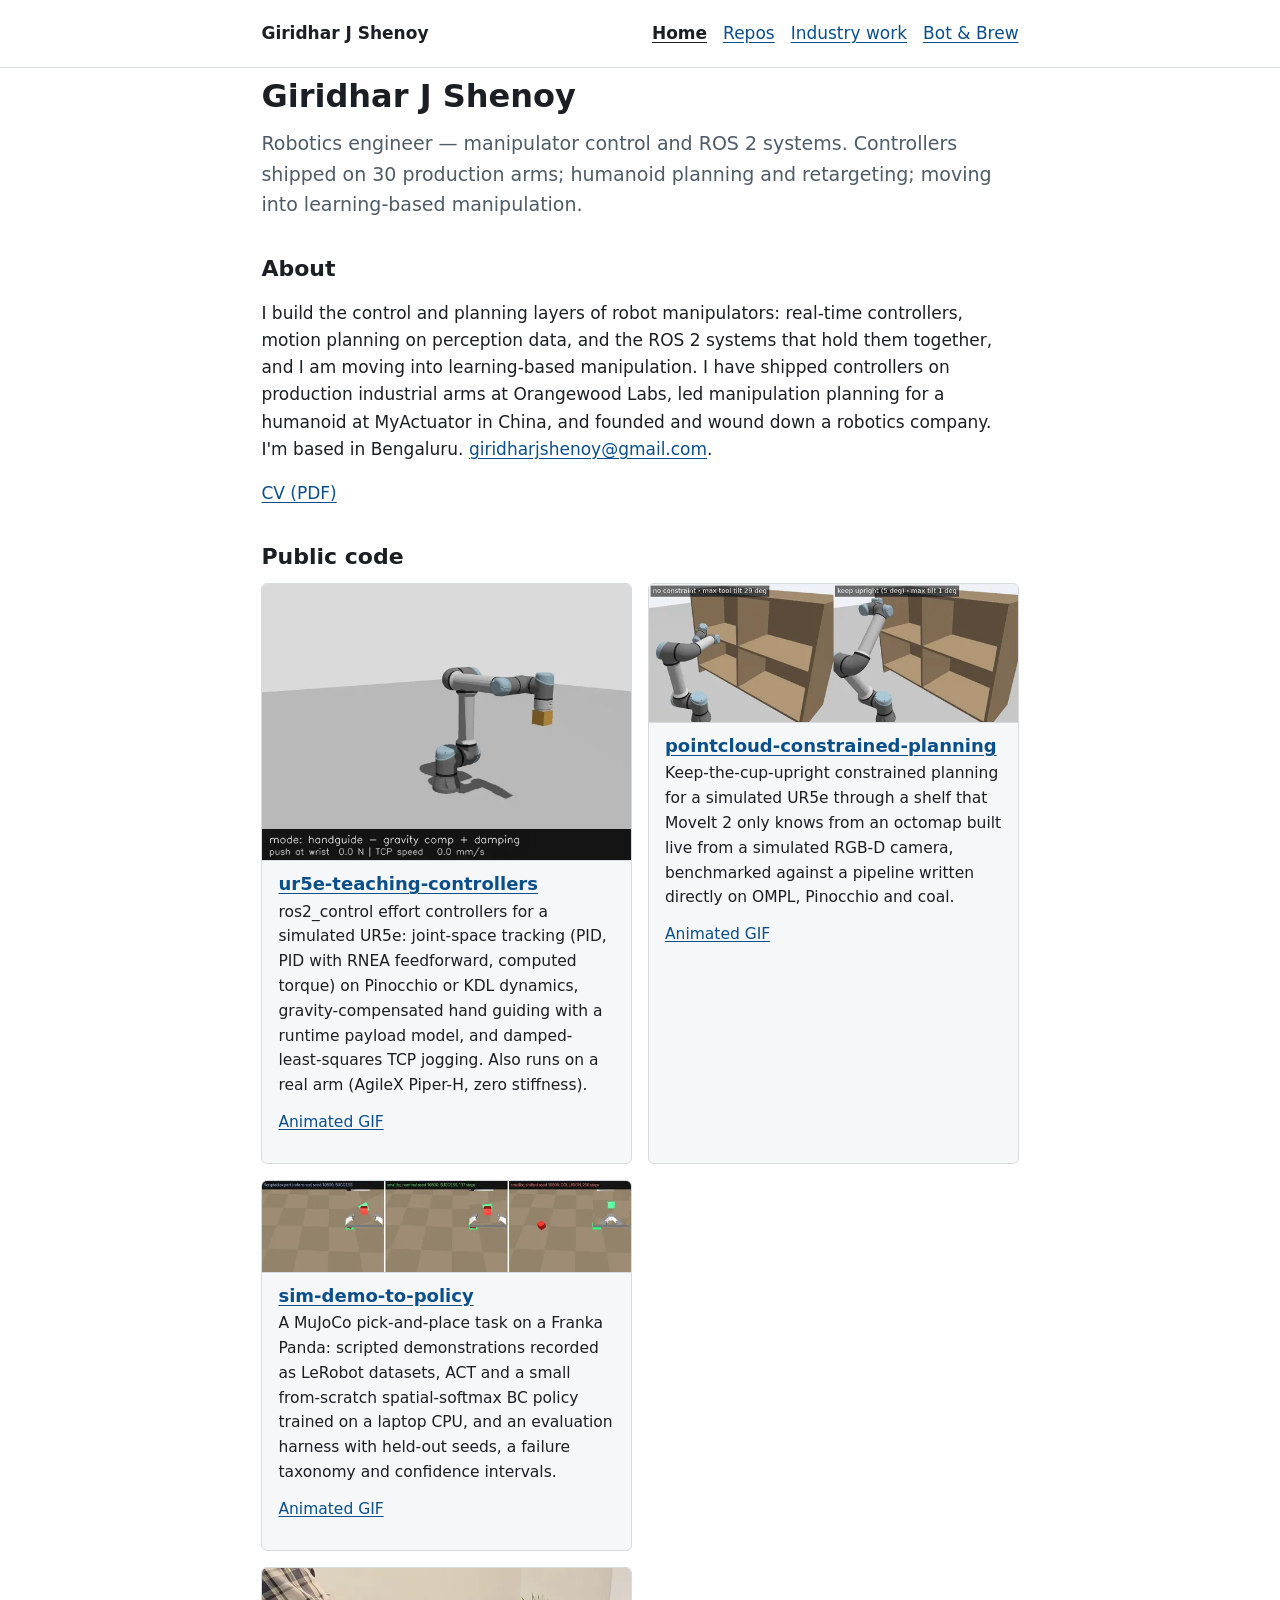
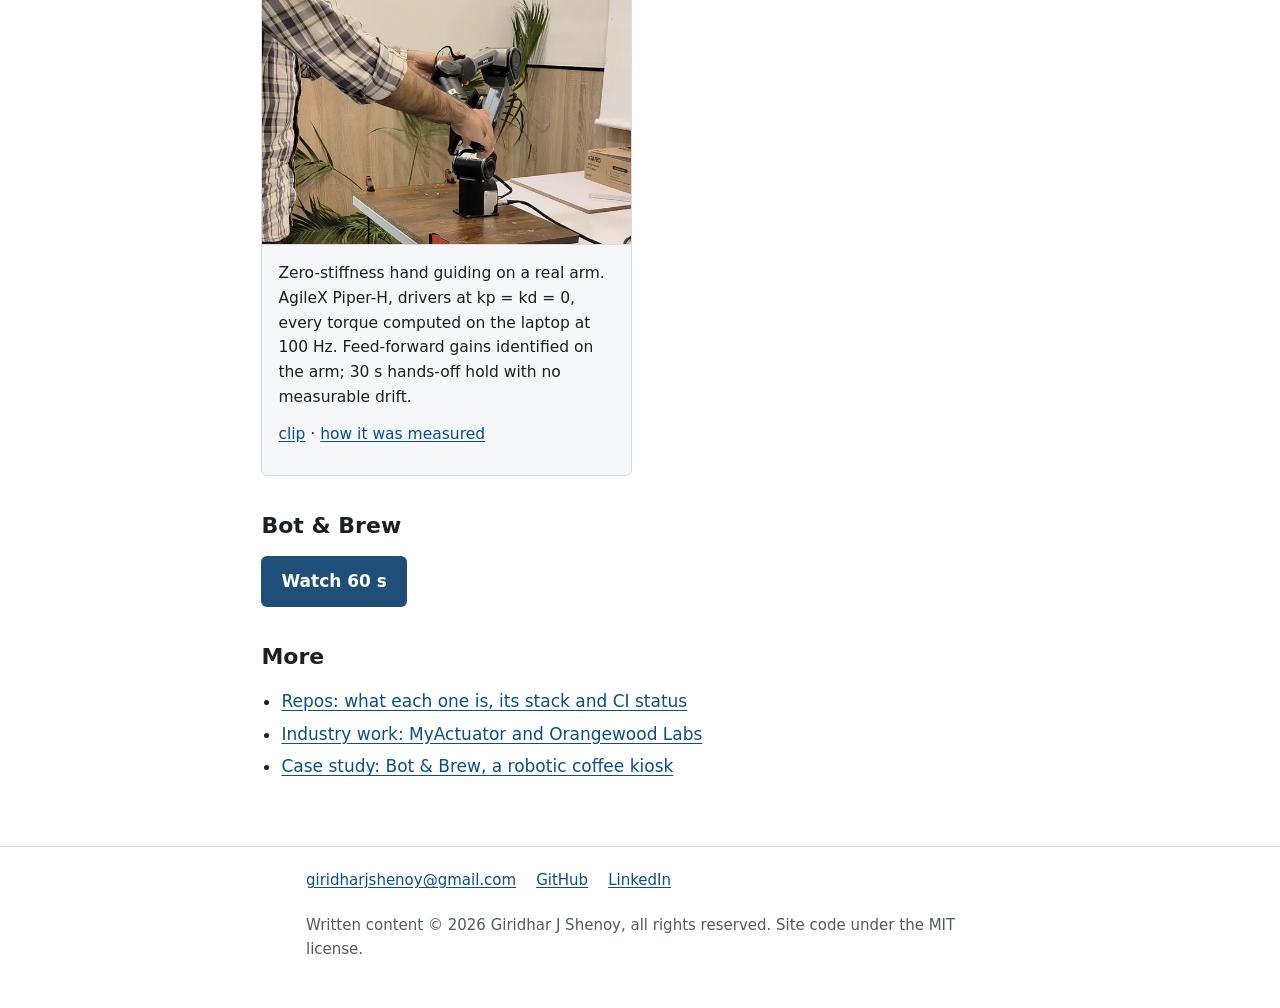
<file: public/index.html>
<!doctype html>
<html lang="en">
<head>
<meta charset="utf-8">
<meta name="viewport" content="width=device-width, initial-scale=1">
<title>Giridhar J Shenoy — robotics engineer</title>
<meta name="description" content="Robotics engineer working on manipulator control, motion planning and ROS 2 systems, moving into learning-based manipulation. Public code and two case studies.">
<link rel="canonical" href="https://giridhar-shenoy.github.io/portfolio-site/">
<meta property="og:type" content="website">
<meta property="og:site_name" content="Giridhar J Shenoy">
<meta property="og:title" content="Giridhar J Shenoy — robotics engineer">
<meta property="og:description" content="Manipulator control and ROS 2 systems, moving into learning-based manipulation. Public code and two case studies.">
<meta property="og:url" content="https://giridhar-shenoy.github.io/portfolio-site/">
<meta property="og:image" content="https://giridhar-shenoy.github.io/portfolio-site/assets/img/og.png">
<meta property="og:image:width" content="1200">
<meta property="og:image:height" content="630">
<meta property="og:image:alt" content="Giridhar J Shenoy, robotics engineer: manipulator control and ROS 2 systems">
<meta name="twitter:card" content="summary_large_image">
<meta name="theme-color" content="#1f4e79">
<link rel="icon" href="assets/img/favicon.png" type="image/png">
<link rel="apple-touch-icon" href="assets/img/apple-touch-icon.png">
<link rel="manifest" href="site.webmanifest">
<link rel="stylesheet" href="assets/css/site.css">
</head>
<body>
<a class="skip" href="#main">Skip to content</a>
<header class="site-header">
<div class="wrap">
<a class="site-name" href="./">Giridhar J Shenoy</a>
<nav class="site-nav" aria-label="Site">
<ul>
<li><a href="./" aria-current="page">Home</a></li>
<li><a href="repos.html">Repos</a></li>
<li><a href="work/orangewood-controls.html">Industry work</a></li>
<li><a href="work/bot-and-brew.html">Bot &amp; Brew</a></li>
</ul>
</nav>
</div>
</header>

<main id="main" class="wrap">
<h1>Giridhar J Shenoy</h1>
<p class="tagline">Robotics engineer — manipulator control and ROS 2 systems. Controllers shipped on 30 production arms; humanoid planning and retargeting; moving into learning-based manipulation.</p>

<h2 id="about">About</h2>
<p>I build the control and planning layers of robot manipulators: real-time controllers, motion planning on perception data, and the ROS 2 systems that hold them together, and I am moving into learning-based manipulation. I have shipped controllers on production industrial arms at Orangewood Labs, led manipulation planning for a humanoid at MyActuator in China, and founded and wound down a robotics company. I'm based in Bengaluru. <a href="mailto:giridharjshenoy@gmail.com">giridharjshenoy@gmail.com</a>.</p>
<p><!-- build_media:cv:begin --><a href="assets/cv/giridhar-shenoy-cv.pdf">CV (PDF)</a><!-- build_media:cv:end --></p>

<h2 id="code">Public code</h2>
<!-- build_repos:cards:begin -->
<ul class="cards">
<li class="card">
<img src="assets/img/ur5e-teaching-controllers.webp" width="640" height="480" alt="Still from the hero GIF: a simulated UR5e in Gazebo switching between trajectory tracking and gravity-compensated hand guiding" decoding="async">
<div class="body">
<h3><a href="https://github.com/giridhar-shenoy/ur5e-teaching-controllers">ur5e-teaching-controllers</a></h3>
<p>ros2_control effort controllers for a simulated UR5e: joint-space tracking (PID, PID with RNEA feedforward, computed torque) on Pinocchio or KDL dynamics, gravity-compensated hand guiding with a runtime payload model, and damped-least-squares TCP jogging. Also runs on a real arm (AgileX Piper-H, zero stiffness).</p>
<p class="more"><a href="assets/img/ur5e-teaching-controllers.gif">Animated GIF</a></p>
</div>
</li>
<li class="card">
<img src="assets/img/pointcloud-constrained-planning.webp" width="640" height="240" alt="Still from the hero GIF: the same shelf query planned without a constraint (left) and with the keep-upright constraint (right)" loading="lazy" decoding="async">
<div class="body">
<h3><a href="https://github.com/giridhar-shenoy/pointcloud-constrained-planning">pointcloud-constrained-planning</a></h3>
<p>Keep-the-cup-upright constrained planning for a simulated UR5e through a shelf that MoveIt 2 only knows from an octomap built live from a simulated RGB-D camera, benchmarked against a pipeline written directly on OMPL, Pinocchio and coal.</p>
<p class="more"><a href="assets/img/pointcloud-constrained-planning.gif">Animated GIF</a></p>
</div>
</li>
<li class="card">
<img src="assets/img/sim-demo-to-policy.webp" width="640" height="158" alt="Still from the hero GIF: the scripted expert and the smallbc policy on a held-out seed, and smallbc on a shifted-box seed" loading="lazy" decoding="async">
<div class="body">
<h3><a href="https://github.com/giridhar-shenoy/sim-demo-to-policy">sim-demo-to-policy</a></h3>
<p>A MuJoCo pick-and-place task on a Franka Panda: scripted demonstrations recorded as LeRobot datasets, ACT and a small from-scratch spatial-softmax BC policy trained on a laptop CPU, and an evaluation harness with held-out seeds, a failure taxonomy and confidence intervals.</p>
<p class="more"><a href="assets/img/sim-demo-to-policy.gif">Animated GIF</a></p>
</div>
</li>
</ul>
<!-- build_repos:cards:end -->
<ul class="cards">
<li class="card">
<a href="assets/img/piper-handguide.gif"><img src="assets/img/piper-handguide.webp" width="640" height="480" alt="Still from the hand-guiding clip: an AgileX Piper-H arm moved by hand" loading="lazy" decoding="async"></a>
<div class="body">
<p>Zero-stiffness hand guiding on a real arm. AgileX Piper-H, drivers at kp = kd = 0, every torque computed on the laptop at 100 Hz. Feed-forward gains identified on the arm; 30 s hands-off hold with no measurable drift.</p>
<p class="more"><a href="https://github.com/giridhar-shenoy/ur5e-teaching-controllers/releases/download/media-2026-11/gravity_comp.mp4">clip</a> · <a href="https://github.com/giridhar-shenoy/ur5e-teaching-controllers#on-a-real-arm-zero-stiffness-hand-guiding-on-an-agilex-piper-h">how it was measured</a></p>
</div>
</li>
</ul>

<h2 id="bot-and-brew">Bot &amp; Brew</h2>
<!-- build_media:watch:begin -->
<p><a class="button" href="work/bot-and-brew.html#video">Watch 60 s</a></p>
<!-- build_media:watch:end -->

<h2 id="more">More</h2>
<ul class="link-list">
<li><a href="repos.html">Repos: what each one is, its stack and CI status</a></li>
<li><a href="work/orangewood-controls.html">Industry work: MyActuator and Orangewood Labs</a></li>
<li><a href="work/bot-and-brew.html">Case study: Bot &amp; Brew, a robotic coffee kiosk</a></li>
</ul>
</main>

<footer class="site-footer">
<div class="wrap">
<ul>
<li><a href="mailto:giridharjshenoy@gmail.com">giridharjshenoy@gmail.com</a></li>
<li><a href="https://github.com/giridhar-shenoy">GitHub</a></li>
<li><a href="https://www.linkedin.com/in/giridhar-j-shenoy/">LinkedIn</a></li>
</ul>
<p>Written content © 2026 Giridhar J Shenoy, all rights reserved. Site code under the MIT license.</p>
</div>
</footer>
</body>
</html>
</file>
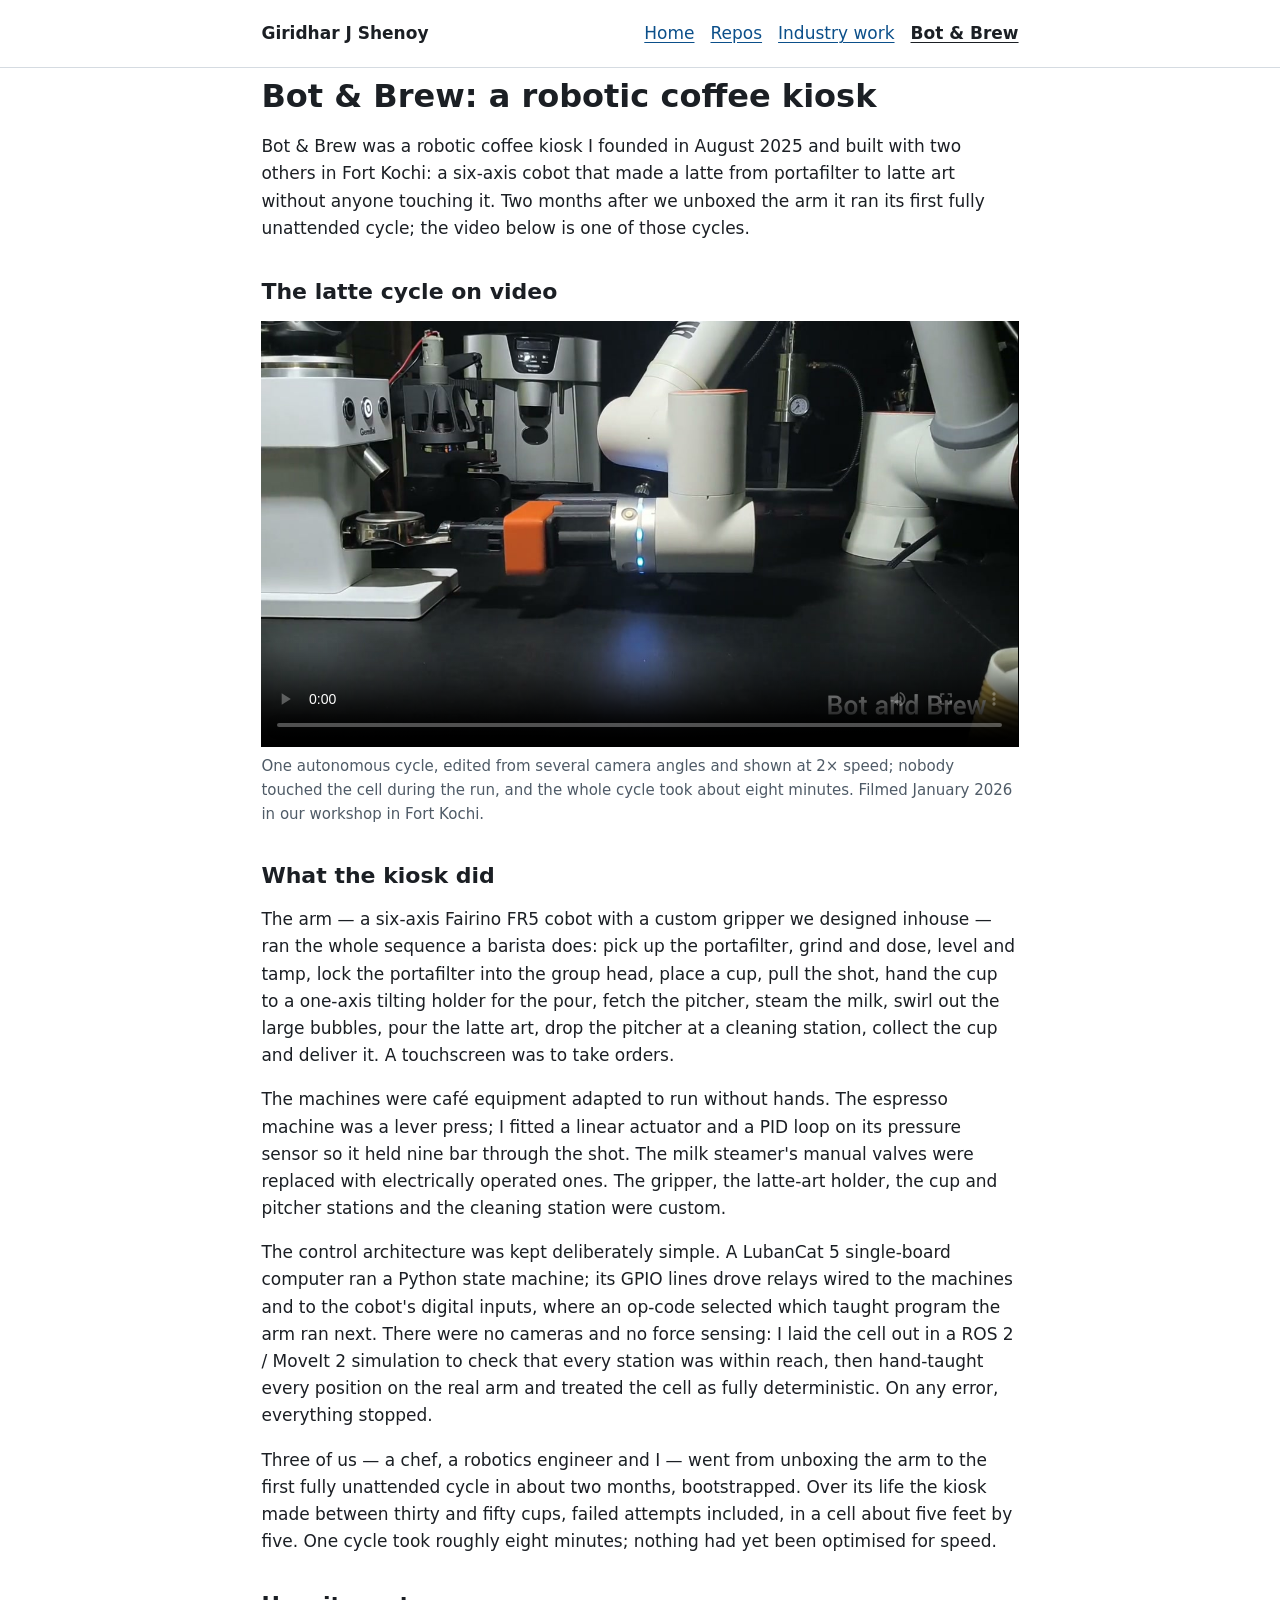
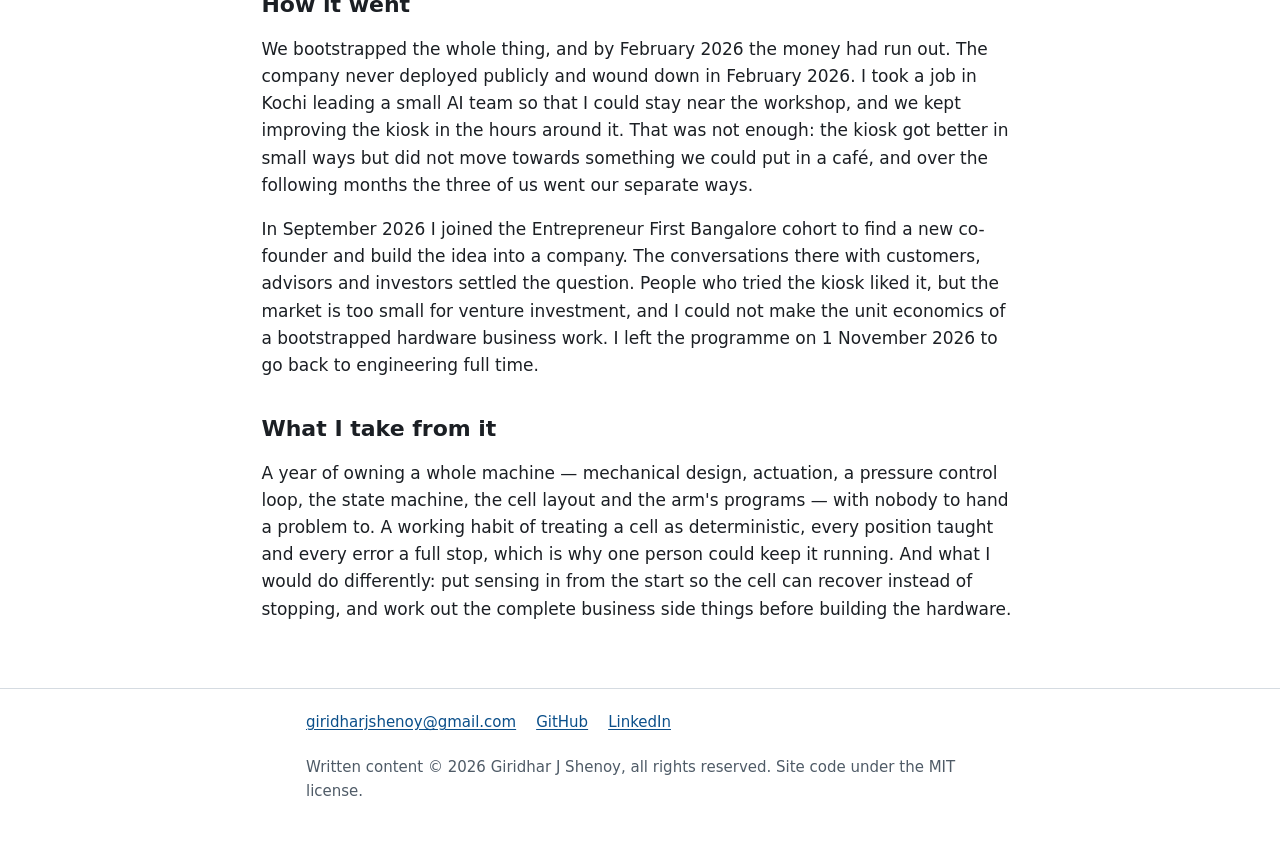
<file: public/work/bot-and-brew.html>
<!doctype html>
<html lang="en">
<head>
<meta charset="utf-8">
<meta name="viewport" content="width=device-width, initial-scale=1">
<title>Bot &amp; Brew: a robotic coffee kiosk — Giridhar J Shenoy</title>
<meta name="description" content="Bot &amp; Brew, a robotic coffee kiosk: a fully autonomous latte cycle on video, what we built, how it went and what I took from it.">
<link rel="canonical" href="https://giridhar-shenoy.github.io/portfolio-site/work/bot-and-brew.html">
<meta property="og:type" content="article">
<meta property="og:site_name" content="Giridhar J Shenoy">
<meta property="og:title" content="Bot &amp; Brew: a robotic coffee kiosk">
<meta property="og:description" content="A robotic coffee kiosk that ran a fully autonomous latte cycle; what we built and what I took from it.">
<meta property="og:url" content="https://giridhar-shenoy.github.io/portfolio-site/work/bot-and-brew.html">
<meta property="og:image" content="https://giridhar-shenoy.github.io/portfolio-site/assets/img/og.png">
<meta property="og:image:width" content="1200">
<meta property="og:image:height" content="630">
<meta property="og:image:alt" content="Giridhar J Shenoy, robotics engineer: manipulator control and ROS 2 systems">
<meta name="twitter:card" content="summary_large_image">
<meta name="theme-color" content="#1f4e79">
<link rel="icon" href="../assets/img/favicon.png" type="image/png">
<link rel="apple-touch-icon" href="../assets/img/apple-touch-icon.png">
<link rel="manifest" href="../site.webmanifest">
<link rel="stylesheet" href="../assets/css/site.css">
</head>
<body>
<a class="skip" href="#main">Skip to content</a>
<header class="site-header">
<div class="wrap">
<a class="site-name" href="../">Giridhar J Shenoy</a>
<nav class="site-nav" aria-label="Site">
<ul>
<li><a href="../">Home</a></li>
<li><a href="../repos.html">Repos</a></li>
<li><a href="orangewood-controls.html">Industry work</a></li>
<li><a href="bot-and-brew.html" aria-current="page">Bot &amp; Brew</a></li>
</ul>
</nav>
</div>
</header>

<main id="main" class="wrap">
<h1>Bot &amp; Brew: a robotic coffee kiosk</h1>
<p>Bot &amp; Brew was a robotic coffee kiosk I founded in August 2025 and built with two others in Fort Kochi: a six-axis cobot that made a latte from portafilter to latte art without anyone touching it. Two months after we unboxed the arm it ran its first fully unattended cycle; the video below is one of those cycles.</p>

<section id="video" aria-labelledby="video-heading">
<h2 id="video-heading">The latte cycle on video</h2>
<!-- build_media:bot-and-brew-60s:begin -->
<figure>
<video controls preload="metadata" playsinline poster="../assets/video/bot-and-brew-60s-poster.jpg" width="1280" height="720">
<source src="../assets/video/bot-and-brew-60s.mp4" type="video/mp4">
<track kind="captions" src="../assets/video/bot-and-brew-60s.en.vtt" srclang="en" label="English">
<a href="../assets/video/bot-and-brew-60s.mp4">Download the video (MP4)</a>
</video>
<figcaption>One autonomous cycle, edited from several camera angles and shown at 2× speed; nobody touched the cell during the run, and the whole cycle took about eight minutes. Filmed January 2026 in our workshop in Fort Kochi.</figcaption>
</figure>
<!-- build_media:bot-and-brew-60s:end -->
</section>

<section>
<h2 id="what-it-did">What the kiosk did</h2>
<p>The arm — a six-axis Fairino FR5 cobot with a custom gripper we designed inhouse — ran the whole sequence a barista does: pick up the portafilter, grind and dose, level and tamp, lock the portafilter into the group head, place a cup, pull the shot, hand the cup to a one-axis tilting holder for the pour, fetch the pitcher, steam the milk, swirl out the large bubbles, pour the latte art, drop the pitcher at a cleaning station, collect the cup and deliver it. A touchscreen was to take orders.</p>
<p>The machines were café equipment adapted to run without hands. The espresso machine was a lever press; I fitted a linear actuator and a PID loop on its pressure sensor so it held nine bar through the shot. The milk steamer's manual valves were replaced with electrically operated ones. The gripper, the latte-art holder, the cup and pitcher stations and the cleaning station were custom.</p>
<p>The control architecture was kept deliberately simple. A LubanCat 5 single-board computer ran a Python state machine; its GPIO lines drove relays wired to the machines and to the cobot's digital inputs, where an op-code selected which taught program the arm ran next. There were no cameras and no force sensing: I laid the cell out in a ROS 2 / MoveIt 2 simulation to check that every station was within reach, then hand-taught every position on the real arm and treated the cell as fully deterministic. On any error, everything stopped.</p>
<p>Three of us — a chef, a robotics engineer and I — went from unboxing the arm to the first fully unattended cycle in about two months, bootstrapped. Over its life the kiosk made between thirty and fifty cups, failed attempts included, in a cell about five feet by five. One cycle took roughly eight minutes; nothing had yet been optimised for speed.</p>
</section>

<section>
<h2 id="how-it-went">How it went</h2>
<p>We bootstrapped the whole thing, and by February 2026 the money had run out. The company never deployed publicly and wound down in February 2026. I took a job in Kochi leading a small AI team so that I could stay near the workshop, and we kept improving the kiosk in the hours around it. That was not enough: the kiosk got better in small ways but did not move towards something we could put in a café, and over the following months the three of us went our separate ways.</p>
<p>In September 2026 I joined the Entrepreneur First Bangalore cohort to find a new co-founder and build the idea into a company. The conversations there with customers, advisors and investors settled the question. People who tried the kiosk liked it, but the market is too small for venture investment, and I could not make the unit economics of a bootstrapped hardware business work. I left the programme on 1 November 2026 to go back to engineering full time.</p>
</section>

<section>
<h2 id="what-i-take">What I take from it</h2>
<p>A year of owning a whole machine — mechanical design, actuation, a pressure control loop, the state machine, the cell layout and the arm's programs — with nobody to hand a problem to. A working habit of treating a cell as deterministic, every position taught and every error a full stop, which is why one person could keep it running. And what I would do differently: put sensing in from the start so the cell can recover instead of stopping, and work out the complete business side things before building the hardware.</p>
</section>
</main>

<footer class="site-footer">
<div class="wrap">
<ul>
<li><a href="mailto:giridharjshenoy@gmail.com">giridharjshenoy@gmail.com</a></li>
<li><a href="https://github.com/giridhar-shenoy">GitHub</a></li>
<li><a href="https://www.linkedin.com/in/giridhar-j-shenoy/">LinkedIn</a></li>
</ul>
<p>Written content © 2026 Giridhar J Shenoy, all rights reserved. Site code under the MIT license.</p>
</div>
</footer>
</body>
</html>
</file>
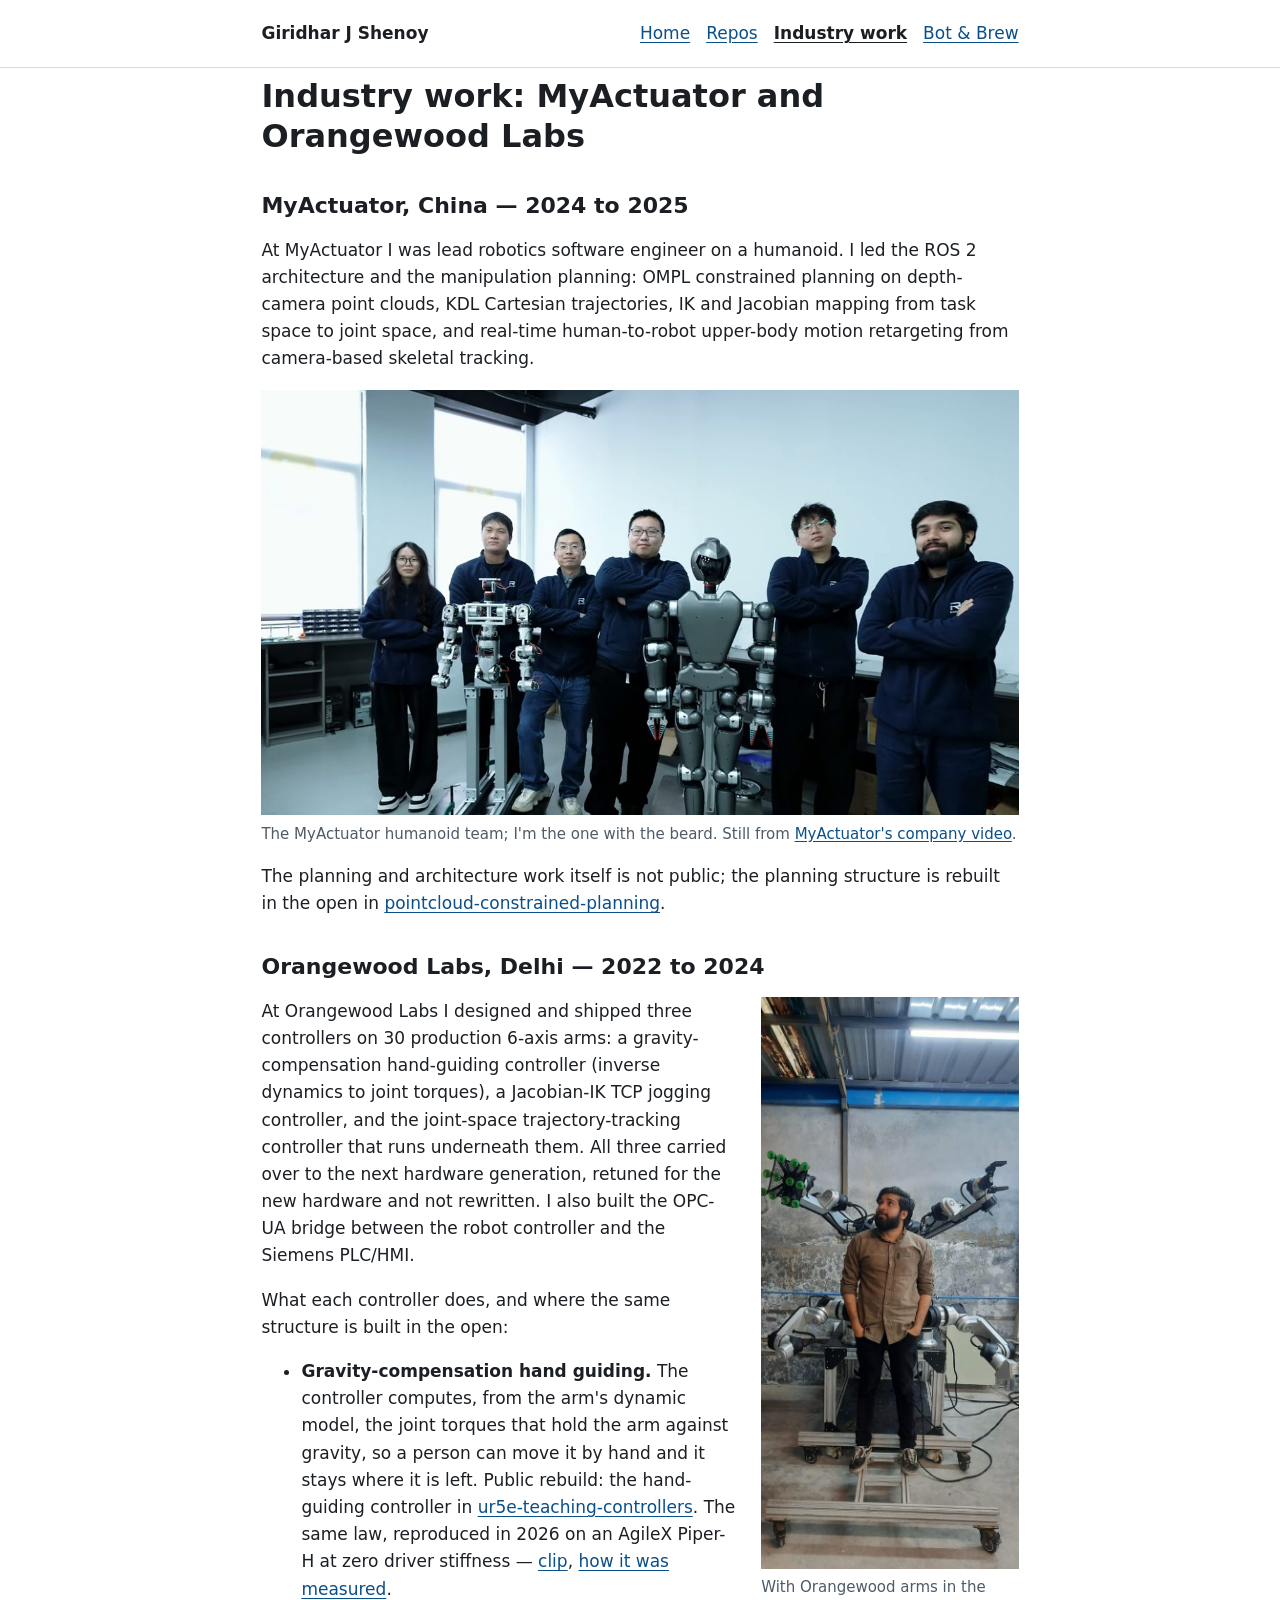
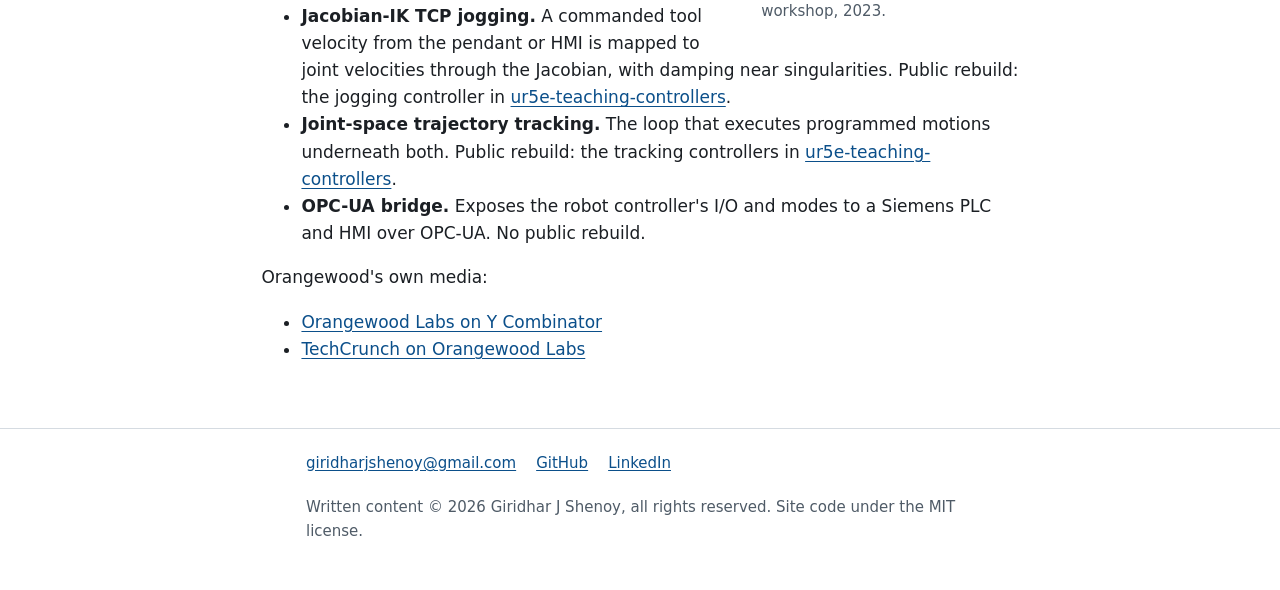
<file: public/work/orangewood-controls.html>
<!doctype html>
<html lang="en">
<head>
<meta charset="utf-8">
<meta name="viewport" content="width=device-width, initial-scale=1">
<title>Industry work: MyActuator and Orangewood Labs — Giridhar J Shenoy</title>
<meta name="description" content="Humanoid manipulation planning at MyActuator and manipulator controllers shipped at Orangewood Labs: what I did, what is public, and where the same structures are rebuilt in the open.">
<link rel="canonical" href="https://giridhar-shenoy.github.io/portfolio-site/work/orangewood-controls.html">
<meta property="og:type" content="article">
<meta property="og:site_name" content="Giridhar J Shenoy">
<meta property="og:title" content="Industry work: MyActuator and Orangewood Labs">
<meta property="og:description" content="Humanoid manipulation planning at MyActuator and manipulator controllers shipped at Orangewood Labs: what I did, what is public, and where the same structures are rebuilt in the open.">
<meta property="og:url" content="https://giridhar-shenoy.github.io/portfolio-site/work/orangewood-controls.html">
<meta property="og:image" content="https://giridhar-shenoy.github.io/portfolio-site/assets/img/og.png">
<meta property="og:image:width" content="1200">
<meta property="og:image:height" content="630">
<meta property="og:image:alt" content="Giridhar J Shenoy, robotics engineer: manipulator control and ROS 2 systems">
<meta name="twitter:card" content="summary_large_image">
<meta name="theme-color" content="#1f4e79">
<link rel="icon" href="../assets/img/favicon.png" type="image/png">
<link rel="apple-touch-icon" href="../assets/img/apple-touch-icon.png">
<link rel="manifest" href="../site.webmanifest">
<link rel="stylesheet" href="../assets/css/site.css">
</head>
<body>
<a class="skip" href="#main">Skip to content</a>
<header class="site-header">
<div class="wrap">
<a class="site-name" href="../">Giridhar J Shenoy</a>
<nav class="site-nav" aria-label="Site">
<ul>
<li><a href="../">Home</a></li>
<li><a href="../repos.html">Repos</a></li>
<li><a href="orangewood-controls.html" aria-current="page">Industry work</a></li>
<li><a href="bot-and-brew.html">Bot &amp; Brew</a></li>
</ul>
</nav>
</div>
</header>

<main id="main" class="wrap">
<h1>Industry work: MyActuator and Orangewood Labs</h1>

<h2 id="myactuator">MyActuator, China — 2024 to 2025</h2>
<p>At MyActuator I was lead robotics software engineer on a humanoid. I led the ROS 2 architecture and the manipulation planning: OMPL constrained planning on depth-camera point clouds, KDL Cartesian trajectories, IK and Jacobian mapping from task space to joint space, and real-time human-to-robot upper-body motion retargeting from camera-based skeletal tracking.</p>
<figure class="photo">
<img src="../assets/img/myactuator-team.jpg" alt="The MyActuator humanoid team with two humanoid robots; Giridhar at the right" width="1200" height="675" loading="lazy">
<figcaption>The MyActuator humanoid team; I'm the one with the beard. Still from <a href="https://www.youtube.com/watch?v=0hYw6lilqxE">MyActuator's company video</a>.</figcaption>
</figure>
<p>The planning and architecture work itself is not public; the planning structure is rebuilt in the open in <a href="https://github.com/giridhar-shenoy/pointcloud-constrained-planning">pointcloud-constrained-planning</a>.</p>

<h2 id="orangewood">Orangewood Labs, Delhi — 2022 to 2024</h2>
<figure class="photo photo-right">
<img src="../assets/img/orangewood-arms.jpg" alt="Giridhar with Orangewood arms in the workshop" width="540" height="1200" loading="lazy">
<figcaption>With Orangewood arms in the workshop, 2023.</figcaption>
</figure>
<p>At Orangewood Labs I designed and shipped three controllers on 30 production 6-axis arms: a gravity-compensation hand-guiding controller (inverse dynamics to joint torques), a Jacobian-IK TCP jogging controller, and the joint-space trajectory-tracking controller that runs underneath them. All three carried over to the next hardware generation, retuned for the new hardware and not rewritten. I also built the OPC-UA bridge between the robot controller and the Siemens PLC/HMI.</p>
<p>What each controller does, and where the same structure is built in the open:</p>
<ul>
<li><strong>Gravity-compensation hand guiding.</strong> The controller computes, from the arm's dynamic model, the joint torques that hold the arm against gravity, so a person can move it by hand and it stays where it is left. Public rebuild: the hand-guiding controller in <a href="https://github.com/giridhar-shenoy/ur5e-teaching-controllers">ur5e-teaching-controllers</a>. The same law, reproduced in 2026 on an AgileX Piper-H at zero driver stiffness — <a href="https://github.com/giridhar-shenoy/ur5e-teaching-controllers/releases/download/media-2026-11/gravity_comp.mp4">clip</a>, <a href="https://github.com/giridhar-shenoy/ur5e-teaching-controllers#on-a-real-arm-zero-stiffness-hand-guiding-on-an-agilex-piper-h">how it was measured</a>.</li>
<li><strong>Jacobian-IK TCP jogging.</strong> A commanded tool velocity from the pendant or HMI is mapped to joint velocities through the Jacobian, with damping near singularities. Public rebuild: the jogging controller in <a href="https://github.com/giridhar-shenoy/ur5e-teaching-controllers">ur5e-teaching-controllers</a>.</li>
<li><strong>Joint-space trajectory tracking.</strong> The loop that executes programmed motions underneath both. Public rebuild: the tracking controllers in <a href="https://github.com/giridhar-shenoy/ur5e-teaching-controllers">ur5e-teaching-controllers</a>.</li>
<li><strong>OPC-UA bridge.</strong> Exposes the robot controller's I/O and modes to a Siemens PLC and HMI over OPC-UA. No public rebuild.</li>
</ul>
<p>Orangewood's own media:</p>
<ul>
<li><a href="https://www.ycombinator.com/companies/orangewood-labs">Orangewood Labs on Y Combinator</a></li>
<li><a href="https://techcrunch.com/2023/08/02/orangewood-wants-to-build-a-cheap-programmable-robotic-arm-for-manufacturing/">TechCrunch on Orangewood Labs</a></li>
</ul>
</main>

<footer class="site-footer">
<div class="wrap">
<ul>
<li><a href="mailto:giridharjshenoy@gmail.com">giridharjshenoy@gmail.com</a></li>
<li><a href="https://github.com/giridhar-shenoy">GitHub</a></li>
<li><a href="https://www.linkedin.com/in/giridhar-j-shenoy/">LinkedIn</a></li>
</ul>
<p>Written content © 2026 Giridhar J Shenoy, all rights reserved. Site code under the MIT license.</p>
</div>
</footer>
</body>
</html>
</file>
<file: public/assets/css/site.css>
/* The site's only stylesheet: system fonts, one column, ~70ch measure, light/dark, print. */

:root {
  color-scheme: light dark;
  --bg: #ffffff;
  --fg: #1b1f24;
  --muted: #4f5b67;
  --rule: #d5dbe1;
  --link: #0b4f8a;
  --accent: #1f4e79;
  --accent-fg: #ffffff;
  --card: #f5f7f9;
  --todo-bg: #fff6d6;
  --todo-fg: #4a3800;
  --todo-rule: #b38600;
  --gutter: 16px;
  --measure: 70ch;
}

@media (prefers-color-scheme: dark) {
  :root {
    --bg: #12161b;
    --fg: #e6e9ed;
    --muted: #a9b4bf;
    --rule: #33404c;
    --link: #8cc4ff;
    --accent: #8cc4ff;
    --accent-fg: #0d1a26;
    --card: #1b2128;
    --todo-bg: #3a2f08;
    --todo-fg: #ffe9a8;
    --todo-rule: #d9a400;
  }
}

*,
*::before,
*::after {
  box-sizing: border-box;
}

html {
  -webkit-text-size-adjust: 100%;
  text-size-adjust: 100%;
}

body {
  margin: 0;
  background: var(--bg);
  color: var(--fg);
  font-family: system-ui, -apple-system, "Segoe UI", Roboto, "Helvetica Neue", Arial,
    "Noto Sans", "Liberation Sans", sans-serif;
  font-size: 1.0625rem;
  line-height: 1.6;
}

.wrap {
  max-width: calc(var(--measure) + 2 * var(--gutter));
  margin: 0 auto;
  padding: 0 var(--gutter);
}

a {
  color: var(--link);
  text-underline-offset: 0.15em;
}

a:focus-visible,
.button:focus-visible {
  outline: 3px solid var(--accent);
  outline-offset: 2px;
}

.skip {
  position: absolute;
  left: -999px;
  top: 0;
}

.skip:focus {
  left: var(--gutter);
  top: var(--gutter);
  background: var(--bg);
  padding: 0.5rem 0.75rem;
  z-index: 1;
}

/* Header and footer */

.site-header {
  border-bottom: 1px solid var(--rule);
}

.site-header .wrap {
  display: flex;
  flex-wrap: wrap;
  align-items: baseline;
  justify-content: space-between;
  gap: 0.25rem 1rem;
  padding-top: 0.75rem;
  padding-bottom: 0.75rem;
}

.site-name {
  font-weight: 700;
  color: var(--fg);
  text-decoration: none;
  padding: 0.5rem 0;
}

.site-nav ul {
  display: flex;
  flex-wrap: wrap;
  gap: 0 1rem;
  margin: 0;
  padding: 0;
  list-style: none;
}

.site-nav a {
  display: inline-block;
  padding: 0.5rem 0;
}

.site-nav a[aria-current="page"] {
  font-weight: 700;
  color: var(--fg);
}

.site-footer {
  margin-top: 3rem;
  border-top: 1px solid var(--rule);
  color: var(--muted);
  font-size: 0.9375rem;
}

.site-footer .wrap {
  padding-top: 1rem;
  padding-bottom: 2rem;
}

.site-footer ul {
  display: flex;
  flex-wrap: wrap;
  gap: 0 1.25rem;
  margin: 0 0 0.75rem;
  padding: 0;
  list-style: none;
}

.site-footer a {
  display: inline-block;
  padding: 0.35rem 0;
}

/* Text */

main {
  padding-top: 1.5rem;
}

h1,
h2,
h3 {
  line-height: 1.25;
}

h1 {
  font-size: 2rem;
  margin: 0.5rem 0 0.75rem;
}

h2 {
  font-size: 1.375rem;
  margin: 2.25rem 0 0.75rem;
}

h3 {
  font-size: 1.125rem;
  margin: 0 0 0.25rem;
}

.tagline {
  font-size: 1.1875rem;
  color: var(--muted);
  margin-top: 0;
}

.aside {
  color: var(--muted);
}

/* Repo cards (Home) */

.cards {
  display: grid;
  grid-template-columns: 1fr;
  gap: var(--gutter);
  margin: 0;
  padding: 0;
  list-style: none;
}

.cards + .cards {
  margin-top: var(--gutter);
}

@media (min-width: 40rem) {
  .cards {
    grid-template-columns: 1fr 1fr;
  }
}

.card {
  background: var(--card);
  border: 1px solid var(--rule);
  border-radius: 6px;
  overflow: hidden;
}

.card img {
  display: block;
  width: 100%;
  height: auto;
  border-bottom: 1px solid var(--rule);
}

.card .body {
  padding: 0.75rem var(--gutter) 1rem;
}

.card p {
  margin: 0.25rem 0 0.5rem;
  font-size: 0.9688rem;
}

.card .more a {
  display: inline-block;
  padding: 0.25rem 0;
}

.card h3 a {
  overflow-wrap: anywhere;
}

/* Button-styled link */

.button {
  display: inline-block;
  min-height: 48px;
  padding: 0.75rem 1.25rem;
  border-radius: 6px;
  background: var(--accent);
  color: var(--accent-fg);
  font-weight: 700;
  text-decoration: none;
}

.link-list {
  padding-left: 1.25rem;
}

.link-list li {
  margin: 0.35rem 0;
}

/* Repos table */

.table-scroll {
  overflow-x: auto;
}

table {
  width: 100%;
  border-collapse: collapse;
  font-size: 0.9688rem;
}

th,
td {
  text-align: left;
  vertical-align: top;
  padding: 0.6rem 0.5rem;
  border-bottom: 1px solid var(--rule);
}

th {
  border-bottom-width: 2px;
}

td.repo {
  min-width: 9rem;
}

td.ci {
  white-space: nowrap;
}

.badge {
  height: 20px;
  width: auto;
}

/* On a phone the table becomes one block per repo, each cell labelled from data-label */

@media (max-width: 40rem) {
  thead {
    position: absolute;
    width: 1px;
    height: 1px;
    overflow: hidden;
    clip-path: inset(50%);
  }

  table,
  tbody,
  tr,
  td {
    display: block;
  }

  tr {
    padding: 0.5rem 0;
    border-bottom: 2px solid var(--rule);
  }

  td {
    border-bottom: 0;
    padding: 0.25rem 0;
  }

  td::before {
    content: attr(data-label);
    display: block;
    font-weight: 700;
    color: var(--muted);
    font-size: 0.875rem;
  }

  td.repo::before {
    display: none;
  }

  td.repo {
    font-size: 1.0625rem;
    font-weight: 700;
  }
}

/* Media */

figure {
  margin: 1rem 0;
}

video {
  display: block;
  width: 100%;
  height: auto;
  background: #000000;
}

figcaption {
  color: var(--muted);
  font-size: 0.9375rem;
  margin-top: 0.4rem;
}

.photo img {
  display: block;
  max-width: 100%;
  height: auto;
}

/* Narrow screens: the photo full width above the text; wider: floated right beside it. */
.photo-right img {
  width: 100%;
}

@media (min-width: 721px) {
  .photo-right {
    float: right;
    max-width: 34%;
    margin: 0.25rem 0 1rem 1.5rem;
  }
}

/* Keep a floated photo inside its section and its page. */
main {
  display: flow-root;
}

main h2 {
  clear: both;
}

/* TODO blocks: visible on purpose, and listed by scripts/check_todos.py */

.todo {
  display: block;
  margin: 1rem 0;
  padding: 0.75rem var(--gutter);
  background: var(--todo-bg);
  color: var(--todo-fg);
  border: 2px dashed var(--todo-rule);
  border-radius: 6px;
}

span.todo {
  display: inline-block;
  margin: 0;
  padding: 0.1rem 0.5rem;
}

.todo::before {
  content: "TODO";
  font-weight: 700;
  margin-right: 0.5em;
}

.todo a {
  color: inherit;
}

/* Print: black on white, no navigation, link targets written out */

@media print {
  :root {
    --bg: #ffffff;
    --fg: #000000;
    --muted: #333333;
    --link: #000000;
    --card: #ffffff;
    --rule: #999999;
  }

  .site-nav,
  .skip,
  .button,
  video {
    display: none;
  }

  body {
    font-size: 11pt;
  }

  .wrap {
    max-width: none;
  }

  main a[href^="http"]::after {
    content: " (" attr(href) ")";
    font-size: 0.85em;
    overflow-wrap: anywhere;
  }

  .card,
  tr,
  figure {
    break-inside: avoid;
  }
}
</file>
